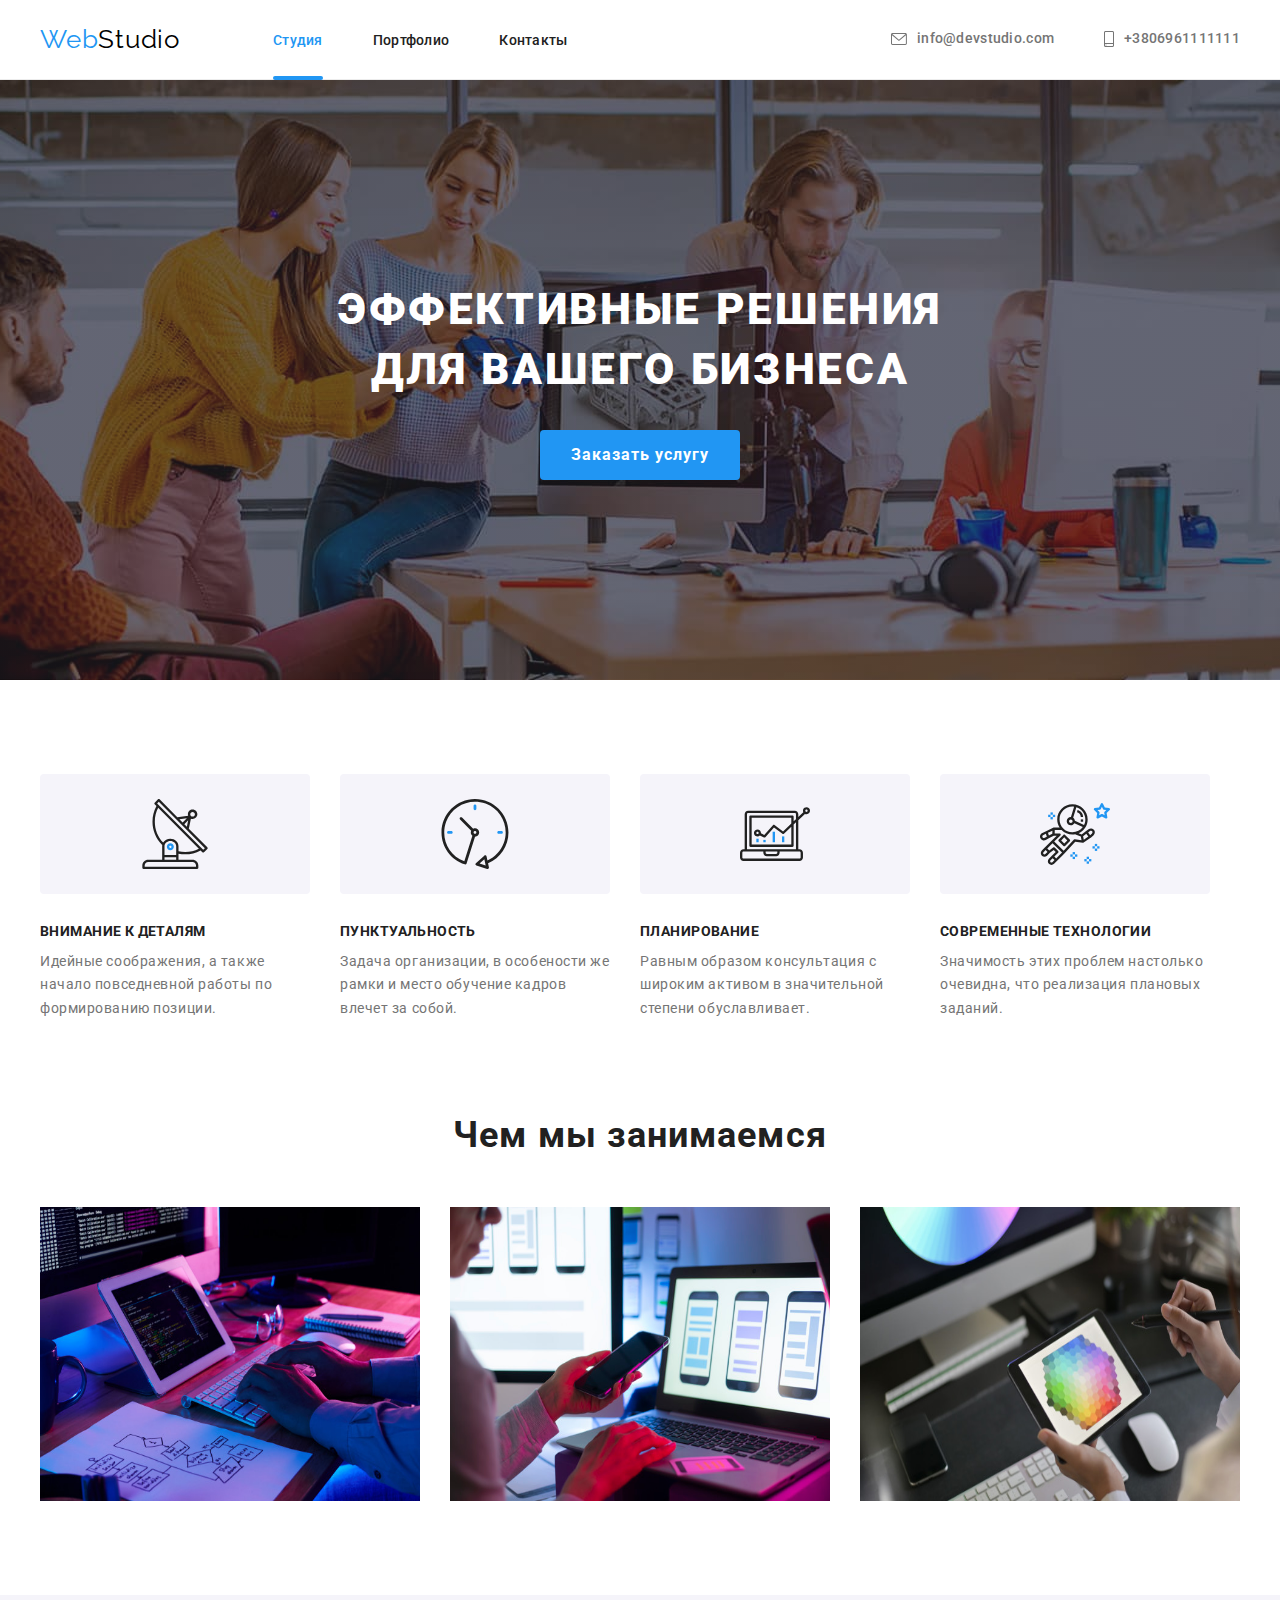
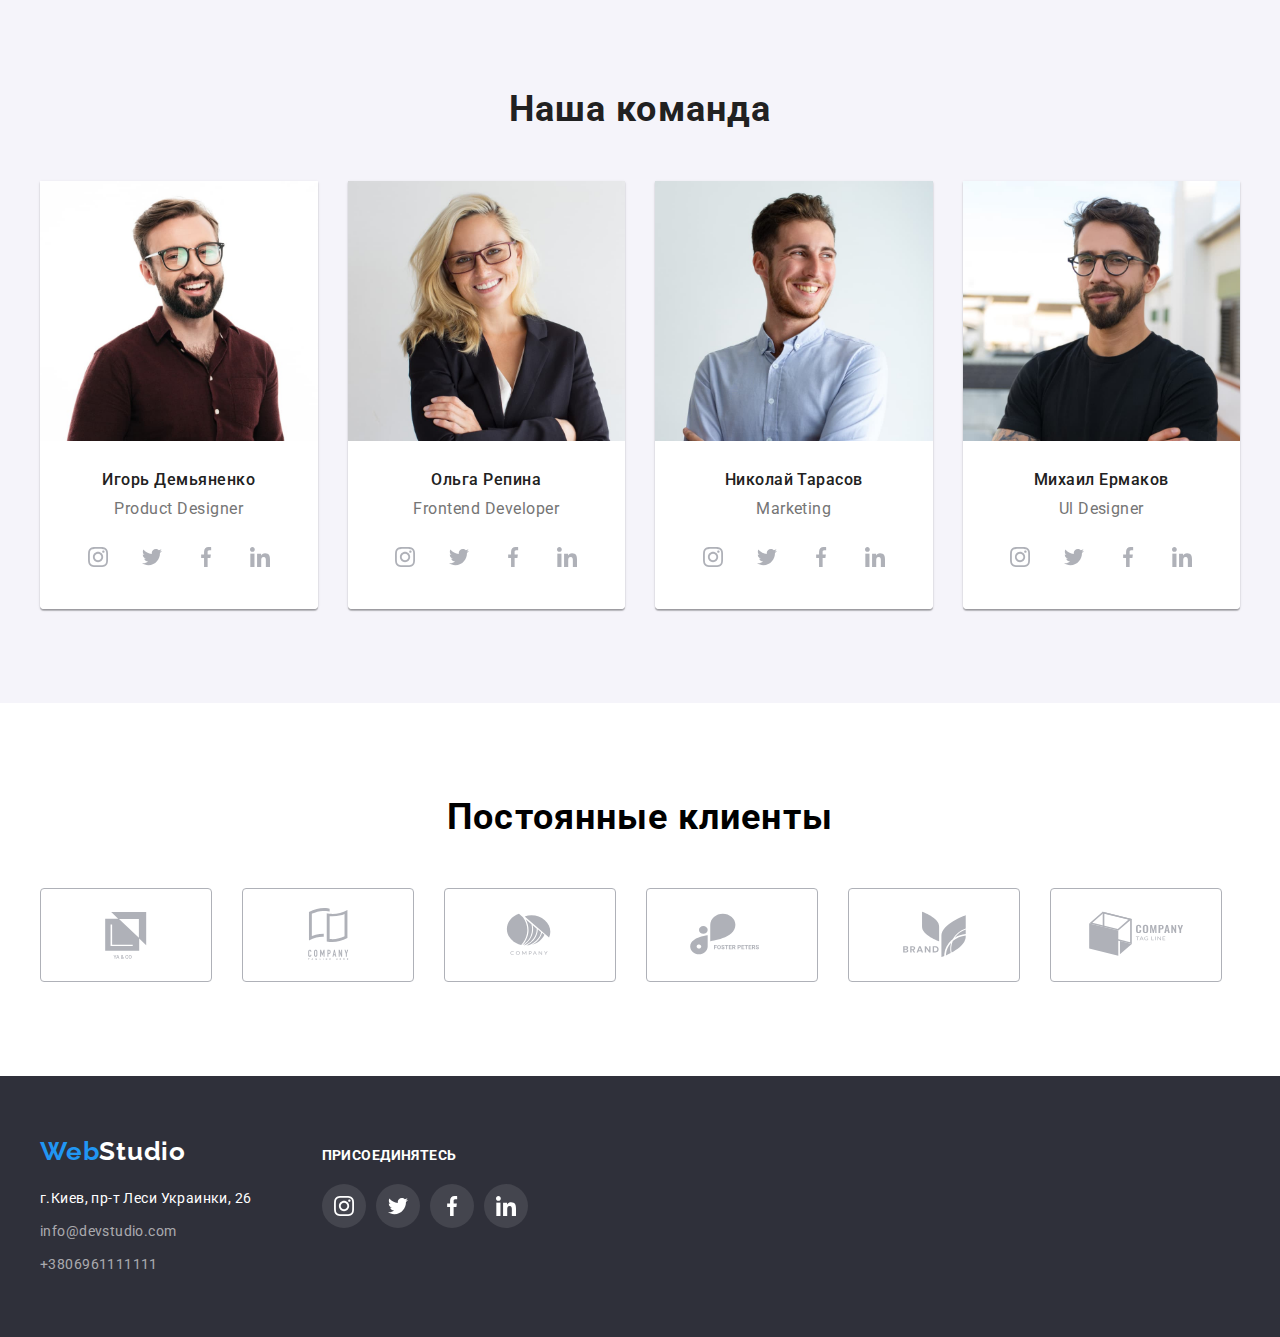
<file: index.html>
<!DOCTYPE html>
<html lang="ru">
<head>
    <meta charset="UTF-8">
    <meta http-equiv="X-UA-Compatible" content="IE=edge">
    <meta name="viewport" content="width=device-width, initial-scale=1.0">
    <title>Document</title>
    <link rel="stylesheet" href="https://github.com/sindresorhus/modern-normalize/blob/main/modern-normalize.css">
    <link rel="preconnect" href="https://fonts.googleapis.com">
    <link rel="preconnect" href="https://fonts.gstatic.com" crossorigin>
    <link href="https://fonts.googleapis.com/css2?family=Raleway:wght@700&family=Roboto:wght@400;500;700;900&display=swap" rel="stylesheet">
    <link rel="stylesheet" href="./css/style.css">
</head>


<body>

    <header class="header">
        <div class="conteiner navi">
            <nav class="header-navi"> 
                <a class="link header-logo" href="./index.html" lang="en">Web<span>Studio</span></a>
                <ul class="list list-navi">
                    <li class="header-item "><a class="link header-link active" href="./index.html"> Студия </a></li>
                    <li class="header-item "><a class="link header-link" href="./portfolio.html"> Портфолио </a></li>
                    <li class="header-item "><a class="link header-link" href=""> Контакты </a></li>
                </ul>
            </nav>
            <ul class="list list-contact">

                <li class="header-cont">
                    <a href="mailto:info@devstudio.com" class="link header-mail">
                        <svg class="header-mail-link" width="16" height="12">
                            <use href="./images/symbol-defs.svg#icon-envelope"></use>
                        </svg>
                        info@devstudio.com
                    </a>
                </li>

                <li class="header-cont">
                    <a href="tel:+380961111111" class="link header-tel">
                        <svg class="header-tel-link" width="10" height="16">
                            <use href="./images/symbol-defs.svg#icon-smartphone"></use>
                        </svg>
                    +3806961111111
                     </a>
                </li>

            </ul>
        </div>
    </header>

            <!--                             hero                                     -->

    <main>
        <section class="section main-hero">
            <div class="conteiner">
                    <h1 class="hero-title">эффективные решения <br> для вашего бизнеса</h1>
                    <button class="hero-btn" type="button">Заказать услугу</button>                
            </div>
        </section>
        
            <!--                            concept                                    -->

            <section class="section section-concept">
                <div class="conteiner">
                    <ul class="list concept-wrapp">
                        
                        <li class="concept-list antena" >
                            <div class="block-svg">
                                <svg class="concept-svg" width="70" height="70">
                                    <use href="./images/symbol-defs.svg#icon-antenna-1"></use>
                                </svg>
                            </div>
                            <h3 class="concept-title">Внимание к деталям</h3>
                            <p class="concept-description">Идейные соображения, а также начало повседневной работы по формированию позиции.</p>
                        </li>

                        <li class="concept-list clock" >
                            <div class="block-svg">
                                <svg class="concept-svg" width="70" height="70">
                                    <use href="./images/symbol-defs.svg#icon-clock-1"></use>
                                </svg>
                            </div>
                            <h3 class="concept-title">Пунктуальность</h3>
                            <P class="concept-description">Задача организации, в особености же рамки и место обучение кадров влечет за собой.</P>
                        </li>

                        <li class="concept-list concept-diagram" >
                            <div class="block-svg">
                                <svg class="concept-svg" width="70" height="70">
                                    <use href="./images/symbol-defs.svg#icon-diagram-1"></use>
                                </svg>
                            </div>
                            <h3 class="concept-title">Планирование</h3>
                            <p class="concept-description">Равным образом консультация с широким активом в значительной степени обуславливает.</p>
                        </li>

                        <li class="concept-list concept-astronaut" >
                            <div class="block-svg">
                                <svg class="concept-svg" width="70" height="70">
                                    <use href="./images/symbol-defs.svg#icon-astronaut-1"></use>
                                </svg>
                            </div>
                            <h3 class="concept-title">Современные технологии</h3>
                            <p class="concept-description">Значимость этих проблем настолько очевидна, что реализация плановых заданий.</p>
                        </li>

                    </ul>
                </div>
            </section>

            <!--                            What are we doing                                    -->

            <section class="section">
                <div class="conteiner">
                    <h2 class="we-doing">Чем мы занимаемся</h2>
                    <ul class="list we-doing-list">
                        <li class="we-doing-img" ><img src="./images/pic1.jpg" alt="Komp and keyboard" width="370" height="294">
                        <li class="we-doing-img" ><img src="./images/pic2.jpg" alt="komp and telefon" width="370" height="294">
                        <li class="we-doing-img" ><img src="./images/pic3.jpg" alt="komp and iPad" width="370" height="294">
                    </ul>
                </div>
            </section>

            <!--                           Team                                     -->

        <section class="section section-our-team">
                <div class="conteiner">
                    <h2 class="our-team">Наша команда</h2>
                    <ul class="list list-members"> 

                        <li class="members">
                            
                                <img src="./images/foto-img1.jpg" alt="foto-Product Designer" width="270" height="260">
                                <div class="our-team-text" >
                                    <h3 class="member-name">Игорь Демьяненко</h3>
                                    <p class="members-about" lang="en">Product Designer</p>
                                    <ul class="list person-list">


                                        <li class="person-item">
                                            <a href="" class="person-link">
                                                <svg class="peron-soc-link" width="20" height="20">
                                                    <use href="./images/symbol-defs.svg#icon-instagram-1"></use>
                                                </svg>
                                            </a>
                                        </li>


                                        <li class="person-item">
                                            <a href="" class="person-link">
                                                <svg class="peron-soc-link" width="20" height="20">
                                                    <use href="./images/symbol-defs.svg#icon-twitter-1"></use>
                                                </svg>
                                            </a>
                                        </li>


                                        <li class="person-item">
                                            <a href="" class="person-link">
                                                <svg class="peron-soc-link" width="20" height="20">
                                                    <use href="./images/symbol-defs.svg#icon-facebook-1"></use>
                                                </svg>
                                            </a>
                                        </li>


                                        <li class="person-item">
                                            <a href="" class="person-link">
                                                <svg class="peron-soc-link" width="20" height="20">
                                                    <use href="./images/symbol-defs.svg#icon-linkedin-1"></use>
                                                </svg>
                                            </a>
                                        </li>

                                    </ul>
                                </div>
                            
                        </li>

                        <li class="members">
                            
                                <img src="./images/foto-img2.jpg" alt="foto-Frontend Developer" width="270" height="260">
                                <div class="our-team-text" >
                                    <h3 class="member-name">Ольга Репина</h3>
                                    <p class="members-about" lang="en">Frontend Developer</p>
                                    <ul class="list person-list">


                                        <li class="person-item">
                                        <a href="" class="person-link">
                                            <svg class="peron-soc-link" width="20" height="20">
                                                <use href="./images/symbol-defs.svg#icon-instagram-1"></use>
                                            </svg>
                                        </a>
                                        </li>
                                        
                                        
                                        <li class="person-item">
                                            <a href="" class="person-link">
                                                <svg class="peron-soc-link" width="20" height="20">
                                                    <use href="./images/symbol-defs.svg#icon-twitter-1"></use>
                                                </svg>
                                            </a>
                                        </li>
                                        
                                        
                                        <li class="person-item">
                                            <a href="" class="person-link">
                                                <svg class="peron-soc-link" width="20" height="20">
                                                    <use href="./images/symbol-defs.svg#icon-facebook-1"></use>
                                                </svg>
                                            </a>
                                        </li>
                                        
                                        
                                        <li class="person-item">
                                            <a href="" class="person-link">
                                                <svg class="peron-soc-link" width="20" height="20">
                                                    <use href="./images/symbol-defs.svg#icon-linkedin-1"></use>
                                                </svg>
                                            </a>
                                        </li>
                                    </ul>
                                </div>
                          
                        </li>

                        <li class="members">
                      
                                <img src="./images/foto-img3.jpg" alt="foto-Marketing" width="270" height="260">
                                <div class="our-team-text" >
                                    <h3 class="member-name">Николай Тарасов</h3>
                                    <p class="members-about" lang="en">Marketing</p>
                                    <ul class="list person-list">
                                    
                                    
                                        <li class="person-item">
                                        <a href="" class="person-link">
                                            <svg class="peron-soc-link" width="20" height="20">
                                                <use href="./images/symbol-defs.svg#icon-instagram-1"></use>
                                            </svg>
                                        </a>
                                        </li>
                                        
                                        
                                        <li class="person-item">
                                            <a href="" class="person-link">
                                                <svg class="peron-soc-link" width="20" height="20">
                                                    <use href="./images/symbol-defs.svg#icon-twitter-1"></use>
                                                </svg>
                                            </a>
                                        </li>
                                        
                                        
                                        <li class="person-item">
                                            <a href="" class="person-link">
                                                <svg class="peron-soc-link" width="20" height="20">
                                                    <use href="./images/symbol-defs.svg#icon-facebook-1"></use>
                                                </svg>
                                            </a>
                                        </li>
                                        
                                        
                                        <li class="person-item">
                                            <a href="" class="person-link">
                                                <svg class="peron-soc-link" width="20" height="20">
                                                    <use href="./images/symbol-defs.svg#icon-linkedin-1"></use>
                                                </svg>
                                            </a>
                                        </li>
                                    </ul>
                                </div>
                          
                        </li>

                        <li class="members">
                           
                                <img src="./images/foto-img4.jpg" alt="foto-Ul Designer" width="270" height="260">
                                <div class="our-team-text" >
                                    <h3 class="member-name">Михаил Ермаков</h3>
                                    <p class="members-about" lang="en">Ul Designer</p>
                                    <ul class="list person-list">


                                        <li class="person-item">
                                        <a href="" class="person-link">
                                            <svg class="peron-soc-link" width="20" height="20">
                                                <use href="./images/symbol-defs.svg#icon-instagram-1"></use>
                                            </svg>
                                        </a>
                                        </li>
                                        
                                        
                                        <li class="person-item">
                                            <a href="" class="person-link">
                                                <svg class="peron-soc-link" width="20" height="20">
                                                    <use href="./images/symbol-defs.svg#icon-twitter-1"></use>
                                                </svg>
                                            </a>
                                        </li>
                                        
                                        
                                        <li class="person-item">
                                            <a href="" class="person-link">
                                                <svg class="peron-soc-link" width="20" height="20">
                                                    <use href="./images/symbol-defs.svg#icon-facebook-1"></use>
                                                </svg>
                                            </a>
                                        </li>
                                        
                                        
                                        <li class="person-item">
                                            <a href="" class="person-link">
                                                <svg class="peron-soc-link" width="20" height="20">
                                                    <use href="./images/symbol-defs.svg#icon-linkedin-1"></use>
                                                </svg>
                                            </a>
                                        </li>
                                    </ul>
                                </div>
                          
                        </li>

                    </ul>
                </div>
        </section>

            <!--                           Regular  costomers                       -->

        <section class="section section-customers">
            <div class="conteiner">
                <h2 class="custom-title">Постоянные клиенты</h2>
                <ul class="list custom-list">

                    <li class="custom-item">
                        <a href="" class="custom-link">
                            <svg class="company-link client-1" width="170" height="92">
                                <use href="./images/symbol-defs.svg#icon-Client-1"></use>
                            </svg>
                        </a>
                    </li>

                    <li class="custom-item">
                        <a href="" class="custom-link">
                            <svg class="company-link client-2" width="170" height="92">
                                <use href="./images/symbol-defs.svg#icon-Client-2"></use>
                            </svg>
                        </a>
                    </li>

                    <li class="custom-item">
                        <a href="" class="custom-link">
                            <svg class="company-link client-3" width="170" height="92">
                                <use href="./images/symbol-defs.svg#icon-Client-3"></use>
                            </svg>
                        </a>
                    </li>

                    <li class="custom-item">
                        <a href="" class="custom-link">
                            <svg class="company-link client-4" width="170" height="92">
                                <use href="./images/symbol-defs.svg#icon-Client-4"></use>
                            </svg>
                        </a>
                    </li>

                    <li class="custom-item">
                        <a href="" class="custom-link">
                            <svg class="company-link client-5" width="170" height="92">
                                <use href="./images/symbol-defs.svg#icon-Client-5"></use>
                            </svg>
                        </a>
                    </li>

                    <li class="custom-item">
                        <a href="" class="custom-link">
                            <svg class="company-link client-6" width="170" height="92">
                                <use href="./images/symbol-defs.svg#icon-Client-6"></use>
                            </svg>
                        </a>
                    </li>

                </ul>
            </div>

        </section>

    </main>

        <!--                               footer                                   -->

    <footer class="footer">
        <div class="conteiner footer-block">
    
            <div class="foot-navi">
                <a href="" lang="en" class="link footer-logo">Web<span>Studio</span></a>
                <address class="footer-addres">г.Киев, пр-т Леси Украинки, 26</address>
                <ul class="list footer-list">
                    <li class="footer-contact"><a href="mailto:info@devstudio.com"
                            class="link footer-link">info@devstudio.com</a></li>
                    <li class="footer-contact"><a href="tel:+380961111111" class="link footer-link">+3806961111111</a></li>
                </ul>
            </div>
    
    
            <div class="social-link-block">
                <h3 class="social-title">Присоединятесь</h3>
                <ul class="list social-list">
    
                    <li class="social-item">
                        <a href="" class="social-link insta">
                            <svg class="soc-icon">
                                <use href="./images/symbol-defs.svg#icon-instagram-1"></use>
                            </svg>
                        </a>
                    </li>
    
                    <li class="social-item">
                        <a href="" class="social-link twit">
                            <svg class="soc-icon">
                                <use href="./images/symbol-defs.svg#icon-twitter-1"></use>
                            </svg>
                        </a>
                    </li>
    
                    <li class="social-item">
                        <a href="" class="social-link facebook">
                            <svg class="soc-icon">
                                <use href="./images/symbol-defs.svg#icon-facebook-1"></use>
                            </svg>
                        </a>
                    </li>
    
                    <li class="social-item">
                        <a href="" class="social-link  linkedin">
                            <svg class="soc-icon">
                                <use href="./images/symbol-defs.svg#icon-linkedin-1"></use>
                            </svg>
                        </a>
                    </li>
    
                </ul>
            </div>
    
        </div>
    </footer>
</body>
</html>
</file>
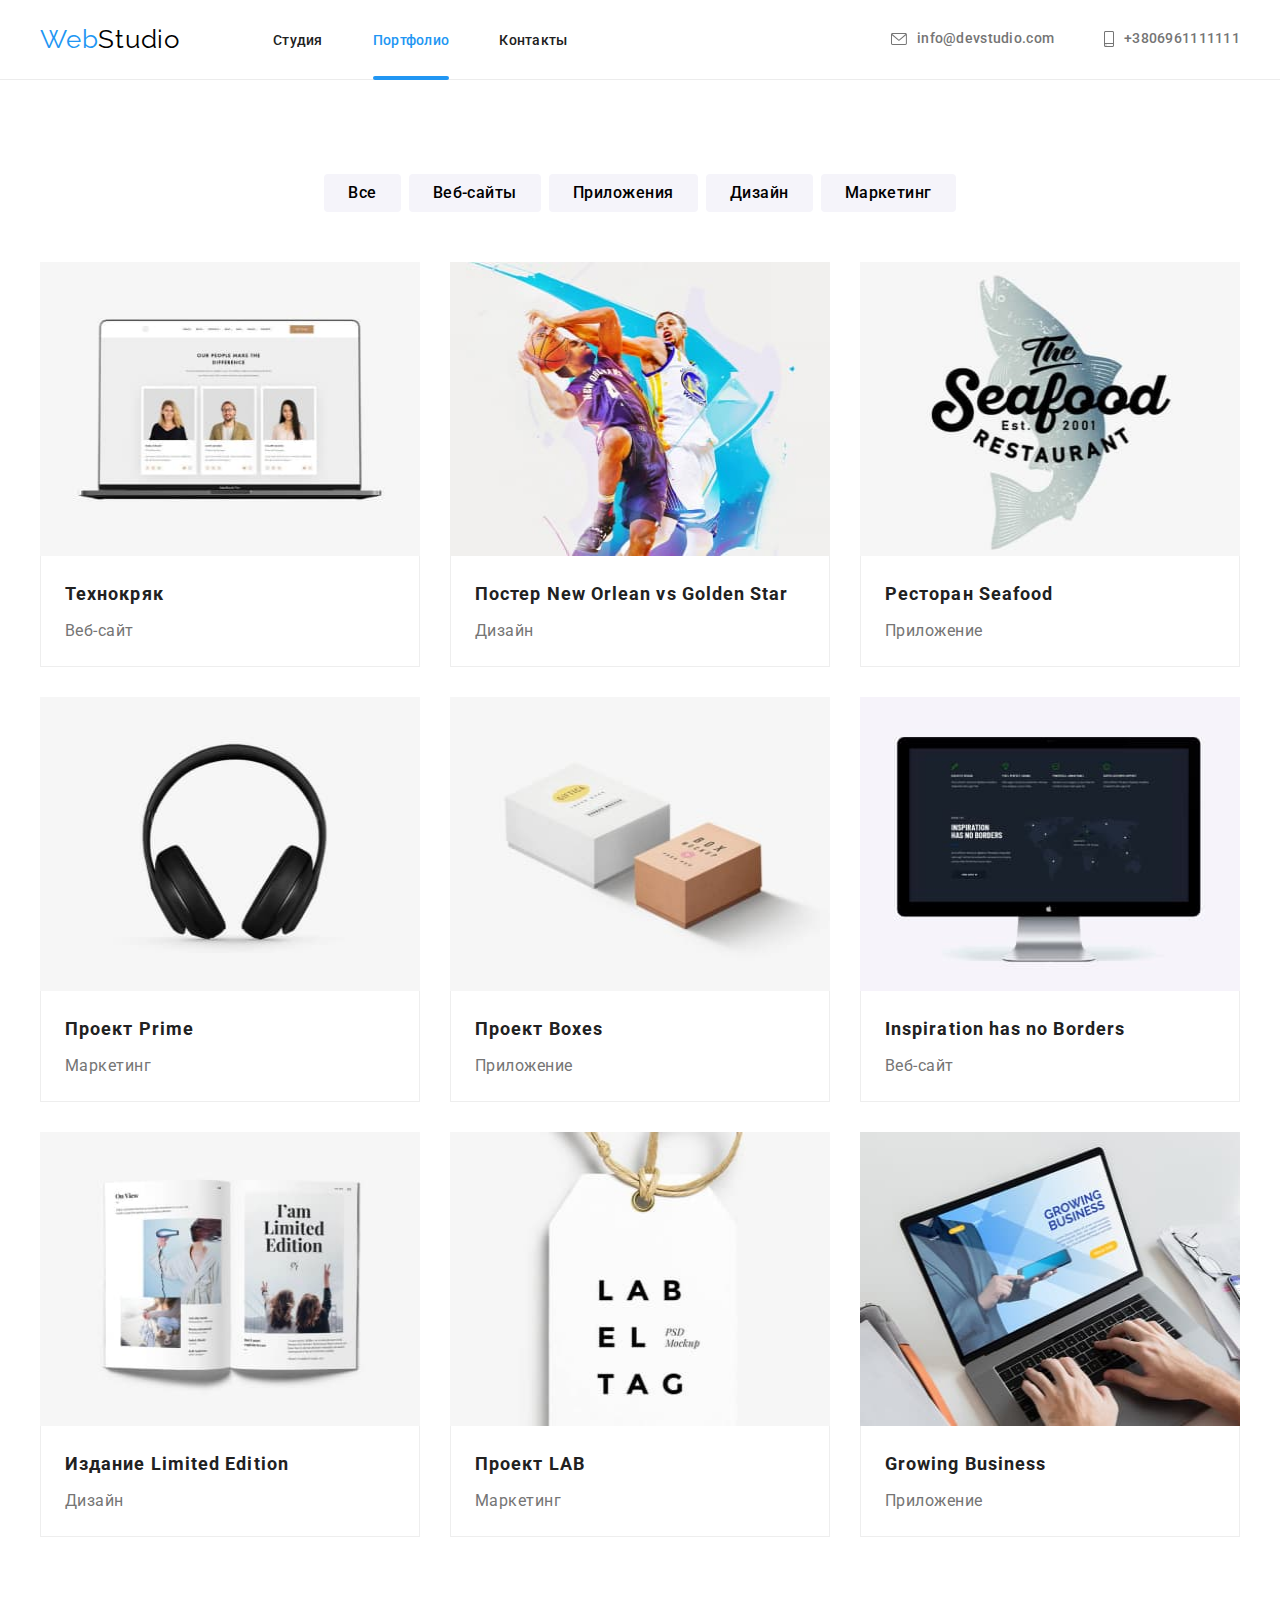
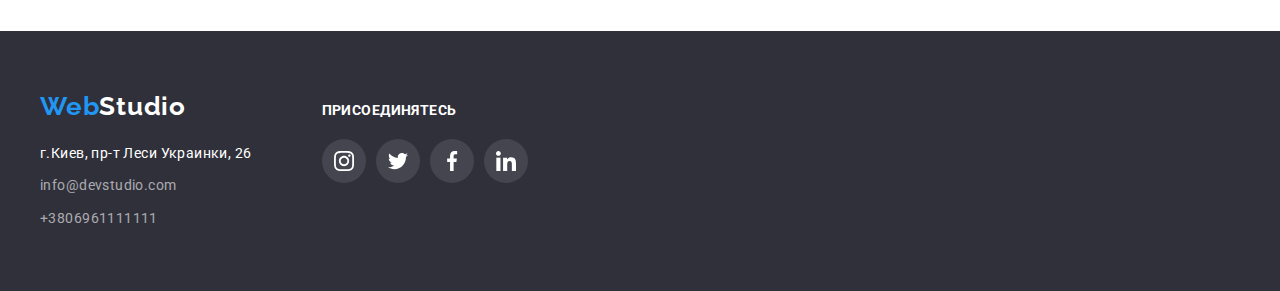
<file: portfolio.html>
<!DOCTYPE html>
<html lang="en">
<head>
    <meta charset="UTF-8">
    <meta http-equiv="X-UA-Compatible" content="IE=edge">
    <meta name="viewport" content="width=device-width, initial-scale=1.0">
    <title>Document</title>
    <link rel="stylesheet" href="https://github.com/sindresorhus/modern-normalize/blob/main/modern-normalize.css">
    <link rel="preconnect" href="https://fonts.googleapis.com">
    <link rel="preconnect" href="https://fonts.gstatic.com" crossorigin>
    <link href="https://fonts.googleapis.com/css2?family=Raleway:wght@700&family=Roboto:wght@400;500;700;900&display=swap" rel="stylesheet">
    <link rel="stylesheet" href="./css/style.css">
</head>



<body>


    <header class="header">
        <div class="conteiner navi">
            <nav class="header-navi">
                <a class="link header-logo" href="./index.html" lang="en">Web<span>Studio</span></a>
                <ul class="list list-navi">
                    <li class="header-item "><a class="link header-link" href="./index.html"> Студия </a></li>
                    <li class="header-item "><a class="link header-link active" href="./portfolio.html"> Портфолио </a></li>
                    <li class="header-item "><a class="link header-link" href=""> Контакты </a></li>
                </ul>
            </nav>
            <ul class="list list-contact">
    
                <li class="header-cont">
                    <a href="mailto:info@devstudio.com" class="link header-mail">
                        <svg class="header-mail-link" width="16" height="12">
                            <use href="./images/symbol-defs.svg#icon-envelope"></use>
                        </svg>
                        info@devstudio.com
                    </a>
                </li>
    
                <li class="header-cont">
                    <a href="tel:+380961111111" class="link header-tel">
                        <svg class="header-tel-link" width="10" height="16">
                            <use href="./images/symbol-defs.svg#icon-smartphone"></use>
                        </svg>
                        +3806961111111
                    </a>
                </li>
    
            </ul>
        </div>
    </header>

    


    <main>
      
            <section class="section">

                <div class="conteiner ">
                    <h2 class="filters">Line Filters</h2>

                        <ul class="list list-btn">
                            <li class="filter-list" > <button type="button" class="portfolio-btn"> Все </button></li>
                            <li class="filter-list" > <button type="button" class="portfolio-btn"> Веб-сайты </button></li>
                            <li class="filter-list" > <button type="button" class="portfolio-btn"> Приложения </button></li>
                            <li class="filter-list" > <button type="button" class="portfolio-btn"> Дизайн </button></li>
                            <li class="filter-list" > <button type="button" class="portfolio-btn"> Маркетинг </button></li>
                        </ul>

      
                <ul class="list card-set">
                        
                    <li class="portfolio-list" >
                        <a href="" class="card">
                        
                            <img src="./images/portfolio-01.jpg" width="370" height="294" alt="Laptop">
                            
                            <div class="card-text">
                                <h2 class="portfolio-title">Технокряк</h2>
                                <p class="about-title">Веб-сайт</p>
                            </div>
                        </a>
                    </li>

                    <li class="portfolio-list" >
                        <a href="" class="card">
                            
                            <img src="./images/portfolio-02.jpg" width="370" height="294" alt="golden-star-two-boys-basketball">
                            
                            <div class="card-text">
                                <h2 class="portfolio-title">Постер New Orlean vs Golden Star</h2>
                                <p class="about-title">Дизайн</p>
                            </div>
                        </a>
                    </li>

                    <li class="portfolio-list" >
                        <a href="" class="card">
                        
                            <img src="./images/portfolio-03.jpg" width="370" height="294" alt="seafood-shark">
                            
                            <div class="card-text">
                                <h2 class="portfolio-title">Ресторан Seafood</h2>
                                <p class="about-title">Приложение</p>
                            </div>
                        </a>
                    </li>

                    <li class="portfolio-list" >
                        <a href="" class="card">
                            
                            <img src="./images/portfolio-04.jpg" width="370" height="294" alt="headphones">
                            
                            <div class="card-text">
                                <h2 class="portfolio-title">Проект Prime</h2>
                                <p class="about-title">Маркетинг</p>
                            </div>
                        </a>
                    </li>

                    <li class="portfolio-list" >
                        <a href="" class="card">
                            
                            <img src="./images/portfolio-05.jpg" width="370" height="294" alt="two-boxes">
                            
                            <div class="card-text">
                                <h2 class="portfolio-title">Проект Boxes</h2>
                                <p class="about-title">Приложение</p>
                            </div>
                        </a>
                    </li>

                    <li class="portfolio-list" >
                        <a href="" class="card">
                            
                            <img src="./images/portfolio-06.jpg" width="370" height="294" alt="desktop">
                        
                            <div class="card-text">
                                <h2 class="portfolio-title">Inspiration has no Borders</h2>
                                <p class="about-title">Веб-сайт</p>
                            </div>
                        </a>
                    </li>

                    <li class="portfolio-list" >
                        <a href="" class="card">
                            
                            <img src="./images/portfolio-07.jpg" width="370" height="294" alt="open-boock">
                        
                            <div class="card-text">
                                <h2 class="portfolio-title">Издание Limited Edition</h2>
                                <p class="about-title">Дизайн</p>
                            </div>
                        </a>
                    </li>

                    <li class="portfolio-list" >
                        <a href="" class="card">
                            
                            <img src="./images/portfolio-08.jpg" width="370" height="294" alt="tabelteg">
                           
                            <div class="card-text">
                                <h2 class="portfolio-title">Проект LAB</h2>
                                <p class="about-title">Маркетинг</p>
                            </div>
                        </a>
                    </li>

                    <li class="portfolio-list" >
                        <a href="" class="card">
                           
                            <img src="./images/portfolio-09.jpg" width="370" height="294" alt="open-laptop">
                            
                            <div class="card-text">
                                <h2 class="portfolio-title">Growing Business</h2>
                                <p class="about-title">Приложение</p>
                            </div>
                        </a>
                    </li>

                </ul>
                </div>
            </section>
    </main>

    <footer class="footer">
        <div class="conteiner footer-block">
    
            <div class="foot-navi">
                <a href="" lang="en" class="link footer-logo">Web<span>Studio</span></a>
                <address class="footer-addres">г.Киев, пр-т Леси Украинки, 26</address>
                <ul class="list footer-list">
                    <li class="footer-contact"><a href="mailto:info@devstudio.com"
                            class="link footer-link">info@devstudio.com</a></li>
                    <li class="footer-contact"><a href="tel:+380961111111" class="link footer-link">+3806961111111</a></li>
                </ul>
            </div>
    
    
            <div class="social-link-block">
                <h3 class="social-title">Присоединятесь</h3>
                <ul class="list social-list">
    
                    <li class="social-item">
                        <a href="" class="social-link insta">
                            <svg class="soc-icon">
                                <use href="./images/symbol-defs.svg#icon-instagram-1"></use>
                            </svg>
                        </a>
                    </li>
    
                    <li class="social-item">
                        <a href="" class="social-link twit">
                            <svg class="soc-icon">
                                <use href="./images/symbol-defs.svg#icon-twitter-1"></use>
                            </svg>
                        </a>
                    </li>
    
                    <li class="social-item">
                        <a href="" class="social-link facebook">
                            <svg class="soc-icon">
                                <use href="./images/symbol-defs.svg#icon-facebook-1"></use>
                            </svg>
                        </a>
                    </li>
    
                    <li class="social-item">
                        <a href="" class="social-link  linkedin">
                            <svg class="soc-icon">
                                <use href="./images/symbol-defs.svg#icon-linkedin-1"></use>
                            </svg>
                        </a>
                    </li>
    
                </ul>
            </div>
    
        </div>
    </footer>
    
</body>
</html>
</file>
<file: css/style.css>
:root {
  --main-title-color: #212121;
  --main-text-color: #757575;
  --accent-color: #2196f3;
  --general-color: #ffffff;
  --fonts-color: #2f303a;
  --color-for-svg: #afb1b8;
}
body {
  font-family: "Roboto", "Releway", Arial, Helvetica, sans-serif;
  background: #ffffff;
  margin: 0;
}
.list {
  list-style: none;
}
.link {
  text-decoration: none;
}

h1,
h2,
h3,
h4,
h5,
h6,
p,
ul,
li {
  margin: 0;
  padding: 0;
}
img {
  display: block;
  width: 100%;
}
.section {
  padding-top: 94px;
  padding-bottom: 94px;
}
.conteiner {
  width: 1200px;
  margin-left: auto;
  margin-right: auto;
  padding: 0 15px;
}

/*                     header                 */

.header {
  border-bottom: 1px solid #ececec;
  padding: 24px 0;
}
.navi {
  display: flex;
  align-items: center;
}
.header-navi {
  display: flex;
  align-items: center;
}
.list-navi {
  display: flex;
  align-items: center;
}
.header-logo {
  color: var(--accent-color);
  font-family: Raleway;
  font-style: normal;
  font-size: 26px;
  line-height: 1.19;
  vertical-align: top;
  letter-spacing: 0.03em;
  margin-right: 93px;
}
.header-logo > span {
  color: black;
}
.header-item:not(:last-child) {
  margin-right: 50px;
}

.header-link {
  color: var(--main-title-color);
  font-weight: 500;
  font-size: 14px;
  line-height: 1.14;
  letter-spacing: 0.02em;
  transition-duration: 250ms;
  transition-timing-function: cubic-bezier(0.4, 0, 0.2, 1);
  transition-property: color;
  position: relative;
}

.active::after {
  content: "";
  display: inline-block;
  position: absolute;
  left: 0;
  bottom: -32px;
  width: 100%;
  height: 4px;
  background-color: var(--accent-color);
  border-radius: 2px;
}

.header-link.active {
  color: var(--accent-color);
}
.header-link:hover {
  color: var(--accent-color);
}
.list-contact {
  display: flex;
  align-items: center;
  margin-left: auto;
}
.header-mail,
.header-tel {
  color: var(--main-text-color);
  font-weight: 500;
  font-size: 14px;
  line-height: 1.14;
  letter-spacing: 0.02em;
  display: flex;
  align-items: center;
  justify-content: center;
  transition-duration: 250ms;
  transition-timing-function: cubic-bezier(0.4, 0, 0.2, 1);
  transition-property: color;
}
.header-cont:not(:last-child) {
  margin-right: 50px;
}
.header-mail-link {
  margin-right: 10px;
  fill: currentColor;
}

.header-tel-link {
  margin-right: 10px;
  fill: currentColor;
}

.header-mail:hover,
.header-tel:hover {
  color: var(--accent-color);
}
.header-mail:focus,
.header-tel:focus,
.header-link:focus {
  color: var(--accent-color);
}

/*                   Banner                         */

.main-hero {
  background-image: linear-gradient(#2f303a66 10%, #2f303a66 80%),
    url(../images/bg-global.jpg);
  background-repeat: no-repeat;
  text-align: center;
  align-items: center;
  padding-top: 200px;
  padding-bottom: 200px;
  background-position: center;
  max-height: 600px;
}
.hero-title {
  color: var(--general-color);
  font-style: normal;
  font-weight: 900;
  font-size: 44px;
  line-height: 1.36;
  letter-spacing: 0.06em;
  text-transform: uppercase;
  text-align: center;
  margin-bottom: 30px;
}

.hero-btn {
  color: var(--general-color);
  background: var(--accent-color);
  cursor: pointer;
  font-style: normal;
  font-weight: 700;
  font-size: 16px;
  line-height: 1.87;
  align-items: center;
  text-align: center;
  letter-spacing: 0.06em;
  font-family: inherit;
  width: 200px;
  height: 50px;
  border-radius: 4px;
  border: none;
}
.backdrop.is-hidden {
  visibility: hidden;
  opacity: 0;
  pointer-events: none;
}
.backdrop {
  position: fixed;
  top: 0;
  left: 0;
  width: 100%;
  height: 100%;
  background-color: rgba(0, 0, 0, 0.2);
  z-index: 9;
  opacity: 1;
  visibility: visible;
  transition-duration: 250ms;
}
.modal {
  position: absolute;
  width: 528px;
  height: 581px;
  left: 50%;
  top: 50%;
  transform: translate(-50%, -50%);
  background-color: #fff;
  box-shadow: 0px 1px 3px rgba(0, 0, 0, 0.12), 0px 1px 1px rgba(0, 0, 0, 0.14),
    0px 2px 1px rgba(0, 0, 0, 0.2);
  border-radius: 4px;
}
.close-btn {
  width: 30px;
  height: 30px;
  background-color: #fff;
  border-radius: 50%;
  border: 1px solid rgba(0, 0, 0, 0.1);
  position: absolute;
  top: 8px;
  right: 8px;
  cursor: pointer;
}

/*                        concept                                      */

.concept-title {
  color: #212121;
  font-style: normal;
  font-weight: bold;
  font-size: 14px;
  line-height: 1.14;
  letter-spacing: 0.03em;
  text-transform: uppercase;
  margin-bottom: 10px;
}
.concept-description {
  color: var(--main-text-color);
  font-size: 14px;
  line-height: 1.71;
  letter-spacing: 0.04em;
}
.block-svg {
  display: block;
  height: 120px;
  width: 270px;
  background: #f5f4fa;
  border-radius: 4px;
  margin-bottom: 30px;
}
.concept-svg {
  background-color: #f5f4fa;
  margin: 25px 100px;
}
.concept-wrapp {
  display: flex;
}
.concept-list {
  width: 270px;
}
.concept-list:not(:last-child) {
  margin-right: 30px;
}
.section-concept {
  padding-bottom: 0;
}

/*                       What are we doing                              */

.we-doing {
  color: var(--main-title-color);
  font-style: normal;
  font-weight: 700;
  font-size: 36px;
  line-height: 1.16;
  text-align: center;
  letter-spacing: 0.03em;
  margin-bottom: 50px;
}
.we-doing-list {
  display: flex;
  margin-right: -30px;
}
.we-doing-img {
  flex-basis: calc(100% / 3 - 30px);
}
.we-doing-img:not(:last-child) {
  margin-right: 30px;
}
.wrapp-label {
  /* height: 70px; */
  position: relative;
  background: rgba(47, 48, 58, 0.8);
  padding: 28px 0;
  top: -72px;
}
.doing-label {
  color: var(--general-color);
  text-align: center;
  font-style: normal;
  font-weight: bold;
  font-size: 14px;
  line-height: 16px;
  text-align: center;
  letter-spacing: 0.03em;
  text-transform: uppercase;
}

/*                             Team                                     */
.section-our-team {
  background: #f5f4fa;
}
.our-team {
  color: var(--main-title-color);
  font-style: normal;
  font-weight: 700;
  font-size: 36px;
  line-height: 1.16;
  text-align: center;
  letter-spacing: 0.03em;
  margin-bottom: 50px;
}
.member-name {
  color: var(--main-title-color);
  font-style: normal;
  font-weight: 500;
  font-size: 16px;
  line-height: 1.18;
  text-align: center;
  letter-spacing: 0.03em;
  margin-bottom: 10px;
}
.members-about {
  color: var(--main-text-color);
  line-height: 1.18;
  font-style: normal;
  font-weight: normal;
  font-size: 16px;
  text-align: center;
  letter-spacing: 0.03em;
  margin-bottom: 16px;
}
.list-members {
  display: flex;
  margin-right: -30px;
}
.members {
  flex-basis: calc(100% / 4 - 30px);
  box-shadow: 0px 1px 3px rgba(0, 0, 0, 0.12), 0px 1px 1px rgba(0, 0, 0, 0.14),
    0px 2px 1px rgba(0, 0, 0, 0.2);
  border-radius: 0px 0px 4px 4px;
}
.members:not(:last-child) {
  margin-right: 30px;
}
.our-team-text {
  padding-bottom: 30px;
  padding-top: 30px;
  background: #ffffff;
  text-align: center;
  border-radius: 0px 0px 4px 4px;
}
.person-list {
  display: flex;
  justify-content: center;
}
.person-item:not(:last-child) {
  margin-right: 10px;
}

.person-link {
  display: block;
  width: 44px;
  height: 44px;
  border-radius: 50%;
  color: var(--color-for-svg);
  transition-duration: 250ms;
  transition-property: background-color, color;
  transition-timing-function: cubic-bezier(0.4, 0, 0.2, 1);
}
.person-link:focus,
.person-link:hover {
  background-color: var(--accent-color);
  color: var(--general-color);
}
.peron-soc-link {
  margin: 12px;
  fill: currentColor;
}

/*                             regular cosomers                        */
.custom-title {
  text-align: center;
  margin-bottom: 50px;
  font-family: Roboto;
  font-style: normal;
  font-weight: bold;
  font-size: 36px;
  line-height: 1.16;
  letter-spacing: 0.03em;
}

.custom-list {
  display: flex;
}

.custom-link {
  display: flex;
  border: 1px solid #afb1b8;
  border-radius: 4px;
  transition-duration: 250ms;
  transition-timing-function: cubic-bezier(0.4, 0, 0.2, 1);
  color: var(--color-for-svg);
  transition-property: border, color;
}
.custom-link:focus,
.custom-link:hover {
  border: 1px solid #2196f3;
  color: var(--accent-color);
  fill: currentColor;
}
.company-link {
  fill: currentColor;
}

.custom-item:not(:last-child) {
  margin-right: 30px;
}

/*                              footer                                  */

.footer {
  background: var(--fonts-color);
  padding-top: 60px;
  padding-bottom: 60px;
  max-height: 252px;
}
.footer-logo {
  color: var(--accent-color);
  font-family: Raleway;
  font-style: normal;
  font-weight: 700;
  font-size: 26px;
  line-height: 1.19;
  letter-spacing: 0.03em;
  margin-bottom: 20px;
  display: block;
}
.footer-logo > span {
  color: var(--general-color);
}

.footer-addres {
  color: var(--general-color);
  font-style: normal;
  font-size: 14px;
  line-height: 1.71;
  letter-spacing: 0.03em;
  margin-bottom: 9px;
}

.footer-link,
.footer-link {
  font-style: normal;
  font-weight: normal;
  font-size: 14px;
  line-height: 1.71;
  letter-spacing: 0.03em;
  color: rgba(255, 255, 255, 0.6);
  transition-property: color;
  transition-duration: 250ms;
  transition-timing-function: cubic-bezier(0.4, 0, 0.2, 1);
}
.footer-link:hover,
.footer-link:focus {
  color: var(--accent-color);
}

.footer-contact:not(:last-child) {
  margin-bottom: 9px;
}
.footer-block {
  display: flex;
  align-items: baseline;
}
.foot-navi {
  margin-right: 70px;
}
.social-title {
  font-family: Roboto;
  font-style: normal;
  font-weight: bold;
  font-size: 14px;
  line-height: 1.14;
  letter-spacing: 0.03em;
  text-transform: uppercase;
  color: var(--general-color);
  margin-bottom: 20px;
}
.social-list {
  display: flex;
}
.social-link {
  display: block;
  width: 44px;
  height: 44px;
  background: #ffffff1a;
  border-radius: 50%;
  transition-duration: 250ms;
  transition-timing-function: cubic-bezier(0.4, 0, 0.2, 1);
  transition-property: background-color;
  background-repeat: no-repeat;
  background-position: center;
}
.soc-icon {
  width: 20px;
  height: 20px;
  margin: 12px;
  fill: var(--general-color);
}

.social-link:focus,
.social-link:hover {
  background-color: var(--accent-color);
}
.social-item:not(:last-child) {
  margin-right: 10px;
}

/*                                  portfolio                      */

.portfolio-btn {
  background: #f5f4fa;
  border-radius: 4px;
  border: none;
  font-style: normal;
  font-weight: 500;
  font-size: 16px;
  line-height: 1.62;
  text-align: center;
  letter-spacing: 0.03em;
  cursor: pointer;
  font-family: inherit;
  padding: 6px 24px;
  transition-duration: 250ms;
  transition-timing-function: cubic-bezier(0.4, 0, 0.2, 1);
  transition-property: background-color, color, box-sadow;
}
.portfolio-btn:focus,
.portfolio-btn:hover {
  color: var(--general-color);
  background-color: var(--accent-color);
  box-shadow: 0px 3px 1px rgba(0, 0, 0, 0.1), 0px 1px 2px rgba(0, 0, 0, 0.08),
    0px 2px 2px rgba(0, 0, 0, 0.12);
}

.list-btn {
  display: flex;
  margin-bottom: 50px;
  justify-content: center;
}
.filter-list:not(:last-child) {
  margin-right: 8px;
}

/*                                  portfolio list                  */

.portfolio-title {
  color: var(--main-title-color);
  font-style: normal;
  font-weight: bold;
  font-size: 18px;
  line-height: 2;
  letter-spacing: 0.06em;
}

.about-title {
  color: var(--main-text-color);
  font-size: 16px;
  line-height: 1.87;
  letter-spacing: 0.03em;
  margin-top: 4px;
}
.filters {
  position: absolute;
  clip: rect(0 0 0 0);
  width: 1px;
  height: 1px;
  margin: -1px;
  border: 0;
  padding: 0;
}

.card-set {
  display: flex;
  flex-wrap: wrap;
  margin-left: -30px;
  margin-top: -30px;
}
.portfolio-list {
  flex-basis: calc(100% / 3 - 30px);
  margin-left: 30px;
  margin-top: 30px;
}
 
.card-text {
  padding: 20px 24px;
  border: 1px solid #eeeeee;
  border-top: none;
}
.card {
  text-decoration: none;
  display: block;
}
.card:hover,
.card:focus{
  box-shadow: 0px 1px 1px rgba(0, 0, 0, 0.12), 0px 4px 4px rgba(0, 0, 0, 0.06),
  1px 4px 6px rgba(0, 0, 0, 0.16);
}

.card-animation {
  position: relative;
  overflow: hidden;
}
.card:focus .overlay{
  transform: translatey(0);
}
.box:hover .overlay{
  transform: translatey(0);
}
.overlay {    
  position: absolute;
  top: 0;
  left: 0;
  height: 101%;
  background: #2196f3e5;
  transform: translatey(100%);
  transition: transform 250ms ease;
  transition-timing-function: cubic-bezier(0.4, 0, 0.2, 1);
}

.text-animation {
  padding: 63px 24px;
  font-style: normal;
  font-weight: normal;
  font-size: 18px;
  line-height: 1.55;
  letter-spacing: 0.03em;
  color: #ffffff;
}
</file>
